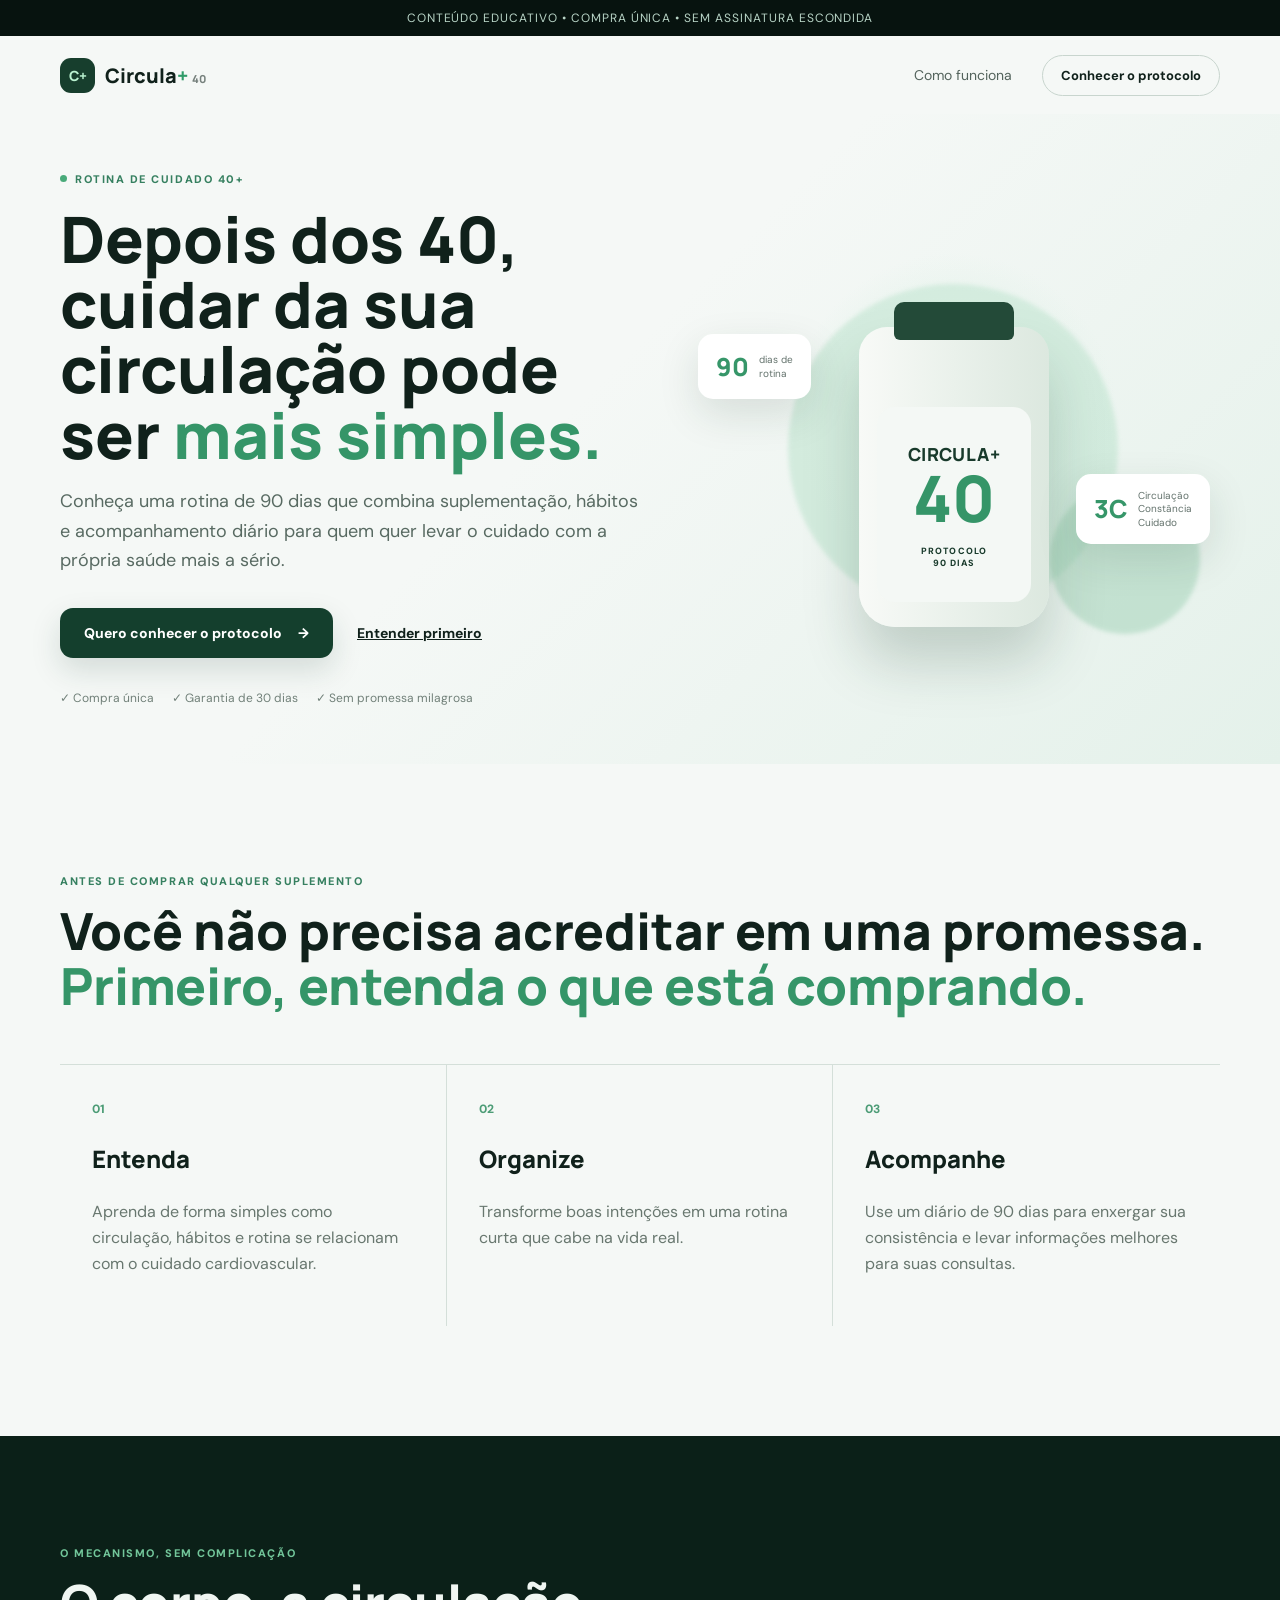
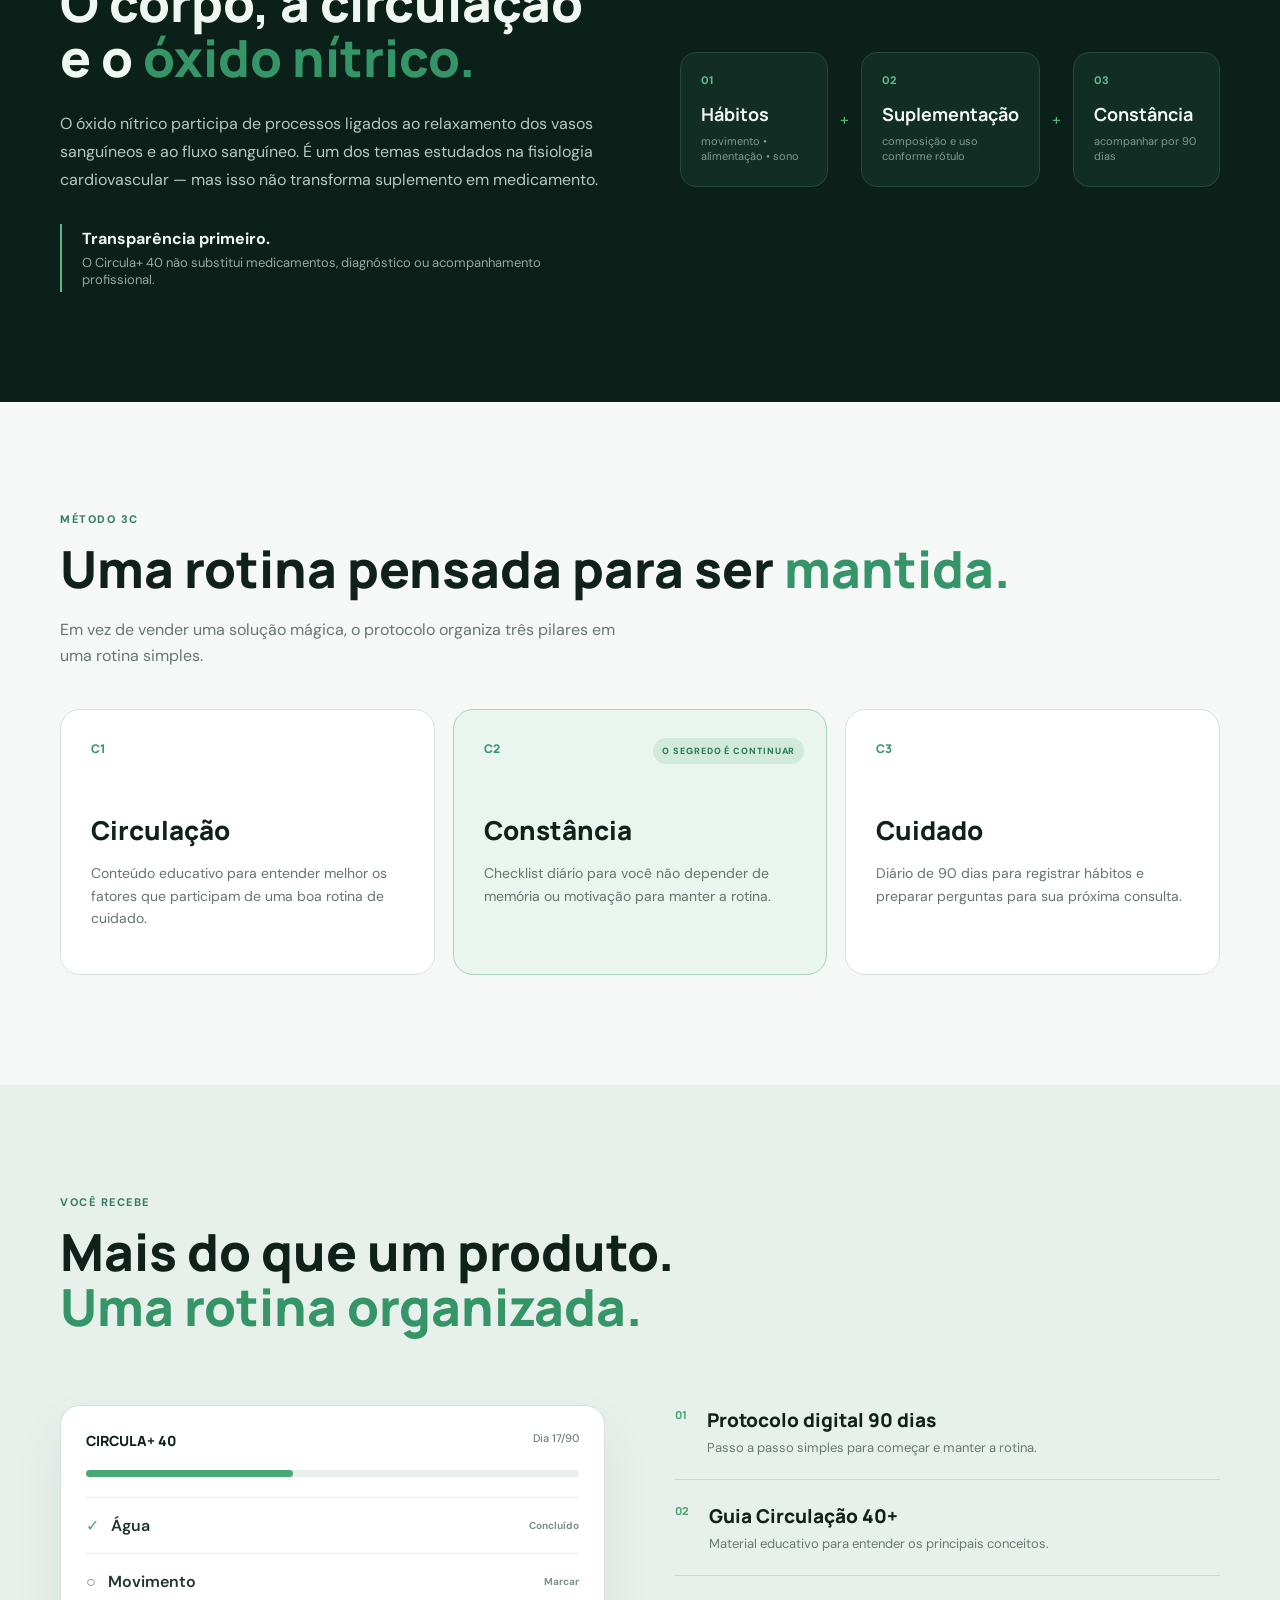
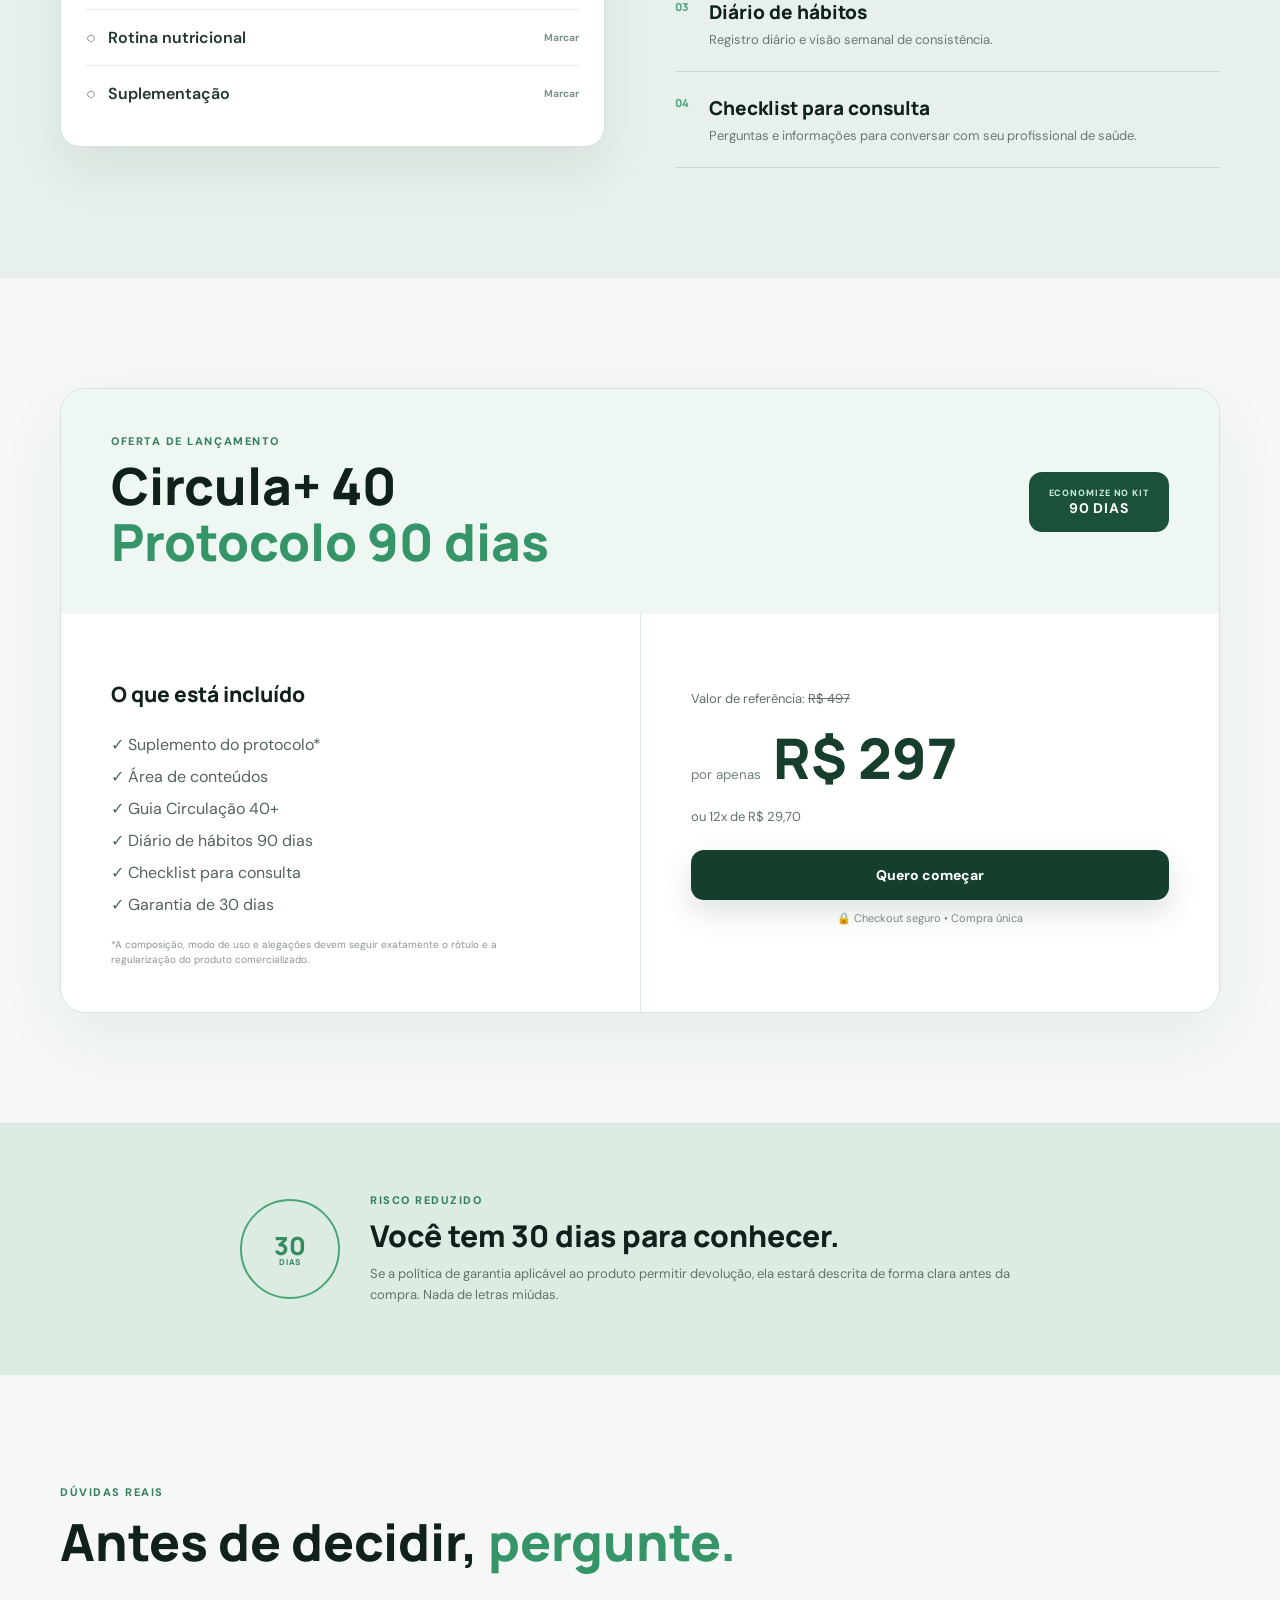
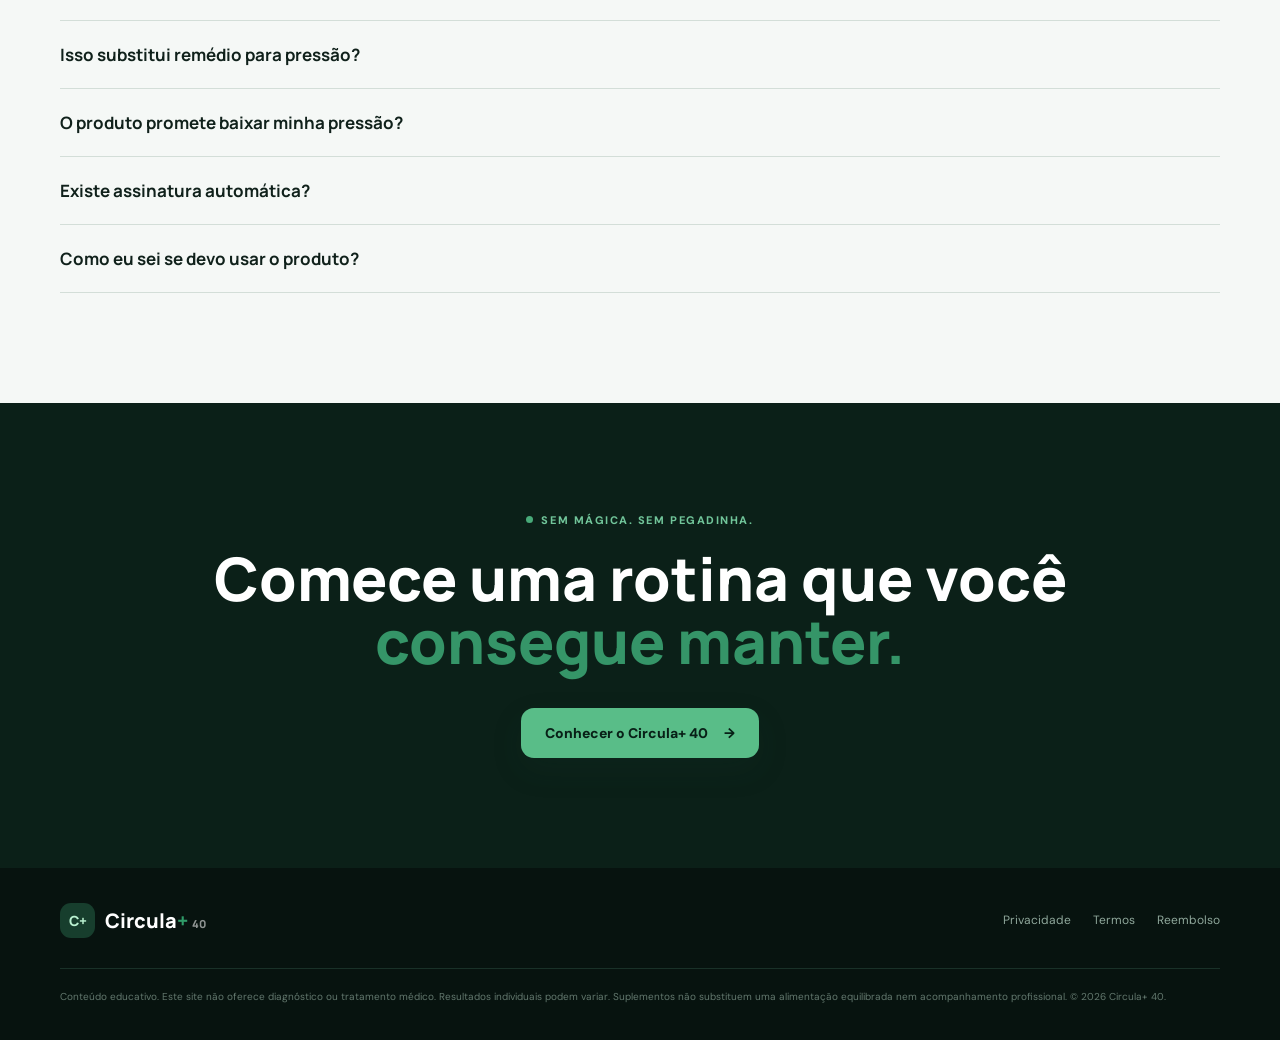
<file: index.html>
<!doctype html>
<html lang="pt-BR">
<head>
<meta charset="utf-8">
<meta name="viewport" content="width=device-width,initial-scale=1">
<meta name="theme-color" content="#07130f">
<meta name="description" content="Circula+ 40 — uma rotina simples de 90 dias para apoiar hábitos de cuidado, circulação e vitalidade depois dos 40.">
<title>Circula+ 40 | Sua rotina de cuidado depois dos 40</title>
<link rel="preconnect" href="https://fonts.googleapis.com">
<link rel="preconnect" href="https://fonts.gstatic.com" crossorigin>
<link href="https://fonts.googleapis.com/css2?family=DM+Sans:wght@400;500;600;700&family=Manrope:wght@600;700;800&display=swap" rel="stylesheet">
<link rel="stylesheet" href="/styles.css">
</head>
<body>
<div class="topbar">Conteúdo educativo • Compra única • Sem assinatura escondida</div>
<header class="nav wrap">
  <a class="brand" href="/"><span class="brand-mark">C+</span><span>Circula<span>+</span> <small>40</small></span></a>
  <a class="nav-link" href="#como-funciona">Como funciona</a>
  <a class="nav-cta" href="#oferta">Conhecer o protocolo</a>
</header>

<main>
<section class="hero">
  <div class="wrap hero-grid">
    <div class="hero-copy">
      <div class="eyebrow"><span></span> ROTINA DE CUIDADO 40+</div>
      <h1>Depois dos 40, cuidar da sua circulação pode ser <em>mais simples.</em></h1>
      <p class="lead">Conheça uma rotina de 90 dias que combina suplementação, hábitos e acompanhamento diário para quem quer levar o cuidado com a própria saúde mais a sério.</p>
      <div class="hero-actions">
        <a class="btn btn-primary" href="#oferta">Quero conhecer o protocolo <span>→</span></a>
        <a class="text-link" href="#ciencia">Entender primeiro</a>
      </div>
      <div class="trust-row"><span>✓ Compra única</span><span>✓ Garantia de 30 dias</span><span>✓ Sem promessa milagrosa</span></div>
    </div>
    <div class="hero-visual">
      <div class="orb orb-a"></div><div class="orb orb-b"></div>
      <div class="product-card">
        <div class="product-glow"></div>
        <div class="bottle">
          <div class="cap"></div><div class="bottle-body"><span>CIRCULA+</span><strong>40</strong><small>PROTOCOLO<br>90 DIAS</small></div>
        </div>
        <div class="float-card float-one"><b>90</b><span>dias de<br>rotina</span></div>
        <div class="float-card float-two"><b>3C</b><span>Circulação<br>Constância<br>Cuidado</span></div>
      </div>
    </div>
  </div>
</section>

<section class="problem wrap">
  <div class="section-label">ANTES DE COMPRAR QUALQUER SUPLEMENTO</div>
  <h2>Você não precisa acreditar em uma promessa.<br><em>Primeiro, entenda o que está comprando.</em></h2>
  <div class="problem-grid">
    <article><span>01</span><h3>Entenda</h3><p>Aprenda de forma simples como circulação, hábitos e rotina se relacionam com o cuidado cardiovascular.</p></article>
    <article><span>02</span><h3>Organize</h3><p>Transforme boas intenções em uma rotina curta que cabe na vida real.</p></article>
    <article><span>03</span><h3>Acompanhe</h3><p>Use um diário de 90 dias para enxergar sua consistência e levar informações melhores para suas consultas.</p></article>
  </div>
</section>

<section id="ciencia" class="science">
  <div class="wrap science-grid">
    <div>
      <div class="section-label">O MECANISMO, SEM COMPLICAÇÃO</div>
      <h2>O corpo, a circulação e o <em>óxido nítrico.</em></h2>
      <p>O óxido nítrico participa de processos ligados ao relaxamento dos vasos sanguíneos e ao fluxo sanguíneo. É um dos temas estudados na fisiologia cardiovascular — mas isso não transforma suplemento em medicamento.</p>
      <div class="science-note"><strong>Transparência primeiro.</strong><span>O Circula+ 40 não substitui medicamentos, diagnóstico ou acompanhamento profissional.</span></div>
    </div>
    <div class="flow">
      <div><b>01</b><strong>Hábitos</strong><small>movimento • alimentação • sono</small></div>
      <i>+</i>
      <div><b>02</b><strong>Suplementação</strong><small>composição e uso conforme rótulo</small></div>
      <i>+</i>
      <div><b>03</b><strong>Constância</strong><small>acompanhar por 90 dias</small></div>
    </div>
  </div>
</section>

<section id="como-funciona" class="protocol wrap">
  <div class="section-label">MÉTODO 3C</div>
  <h2>Uma rotina pensada para ser <em>mantida.</em></h2>
  <p class="section-intro">Em vez de vender uma solução mágica, o protocolo organiza três pilares em uma rotina simples.</p>
  <div class="cards">
    <article class="card"><div class="num">C1</div><h3>Circulação</h3><p>Conteúdo educativo para entender melhor os fatores que participam de uma boa rotina de cuidado.</p></article>
    <article class="card featured"><div class="num">C2</div><h3>Constância</h3><p>Checklist diário para você não depender de memória ou motivação para manter a rotina.</p><span class="tag">O segredo é continuar</span></article>
    <article class="card"><div class="num">C3</div><h3>Cuidado</h3><p>Diário de 90 dias para registrar hábitos e preparar perguntas para sua próxima consulta.</p></article>
  </div>
</section>

<section class="deliverables">
  <div class="wrap">
    <div class="section-label">VOCÊ RECEBE</div>
    <h2>Mais do que um produto.<br><em>Uma rotina organizada.</em></h2>
    <div class="deliver-grid">
      <div class="deliver-main"><div class="mock-screen"><div class="mock-top">CIRCULA+ 40 <span>Dia 17/90</span></div><div class="progress"><i></i></div><div class="check checked">✓ <span>Água</span><b>Concluído</b></div><div class="check">○ <span>Movimento</span><b>Marcar</b></div><div class="check">○ <span>Rotina nutricional</span><b>Marcar</b></div><div class="check">○ <span>Suplementação</span><b>Marcar</b></div></div></div>
      <div class="deliver-list">
        <div><span>01</span><section><h3>Protocolo digital 90 dias</h3><p>Passo a passo simples para começar e manter a rotina.</p></section></div>
        <div><span>02</span><section><h3>Guia Circulação 40+</h3><p>Material educativo para entender os principais conceitos.</p></section></div>
        <div><span>03</span><section><h3>Diário de hábitos</h3><p>Registro diário e visão semanal de consistência.</p></section></div>
        <div><span>04</span><section><h3>Checklist para consulta</h3><p>Perguntas e informações para conversar com seu profissional de saúde.</p></section></div>
      </div>
    </div>
  </div>
</section>

<section id="oferta" class="offer wrap">
  <div class="offer-box">
    <div class="offer-head"><div><div class="section-label">OFERTA DE LANÇAMENTO</div><h2>Circula+ 40<br><em>Protocolo 90 dias</em></h2></div><div class="save">ECONOMIZE NO KIT<br><strong>90 DIAS</strong></div></div>
    <div class="offer-body">
      <div class="included">
        <h3>O que está incluído</h3>
        <p>✓ Suplemento do protocolo*<br>✓ Área de conteúdos<br>✓ Guia Circulação 40+<br>✓ Diário de hábitos 90 dias<br>✓ Checklist para consulta<br>✓ Garantia de 30 dias</p>
        <small>*A composição, modo de uso e alegações devem seguir exatamente o rótulo e a regularização do produto comercializado.</small>
      </div>
      <div class="price">
        <span class="anchor">Valor de referência: <s>R$ 497</s></span>
        <div><small>por apenas</small><strong>R$ 297</strong></div>
        <span>ou 12x de R$ 29,70</span>
        <a class="btn btn-primary full" href="/checkout.html">Quero começar</a>
        <p class="secure">🔒 Checkout seguro • Compra única</p>
      </div>
    </div>
  </div>
</section>

<section class="guarantee">
  <div class="wrap guarantee-inner"><div class="seal">30<br><small>DIAS</small></div><div><div class="section-label">RISCO REDUZIDO</div><h2>Você tem 30 dias para conhecer.</h2><p>Se a política de garantia aplicável ao produto permitir devolução, ela estará descrita de forma clara antes da compra. Nada de letras miúdas.</p></div></div>
</section>

<section class="faq wrap">
  <div class="section-label">DÚVIDAS REAIS</div><h2>Antes de decidir, <em>pergunte.</em></h2>
  <details><summary>Isso substitui remédio para pressão?</summary><p>Não. O protocolo não substitui medicamentos, diagnóstico, consultas ou tratamento indicado por profissional de saúde.</p></details>
  <details><summary>O produto promete baixar minha pressão?</summary><p>Não fazemos promessa de tratamento. O foco da oferta é apoiar uma rotina de cuidado e bem-estar, respeitando a finalidade e as alegações permitidas para o produto.</p></details>
  <details><summary>Existe assinatura automática?</summary><p>Esta oferta é apresentada como compra única. Qualquer modalidade recorrente, caso exista no futuro, deverá ser apresentada separadamente e exigir confirmação clara.</p></details>
  <details><summary>Como eu sei se devo usar o produto?</summary><p>Confira a rotulagem e converse com seu médico ou outro profissional habilitado, especialmente se você usa medicamentos ou possui uma condição de saúde.</p></details>
</section>

<section class="final-cta"><div class="wrap"><div class="eyebrow"><span></span> SEM MÁGICA. SEM PEGADINHA.</div><h2>Comece uma rotina que você<br><em>consegue manter.</em></h2><a class="btn btn-primary" href="/checkout.html">Conhecer o Circula+ 40 <span>→</span></a></div></section>
</main>

<footer><div class="wrap footer-grid"><div class="brand"><span class="brand-mark">C+</span><span>Circula<span>+</span> <small>40</small></span></div><div><a href="/politica.html">Privacidade</a><a href="/politica.html#termos">Termos</a><a href="/politica.html#reembolso">Reembolso</a></div></div><div class="wrap disclaimer">Conteúdo educativo. Este site não oferece diagnóstico ou tratamento médico. Resultados individuais podem variar. Suplementos não substituem uma alimentação equilibrada nem acompanhamento profissional. © 2026 Circula+ 40.</div></footer>
<script src="/app.js"></script>
</body>
</html>
</file>
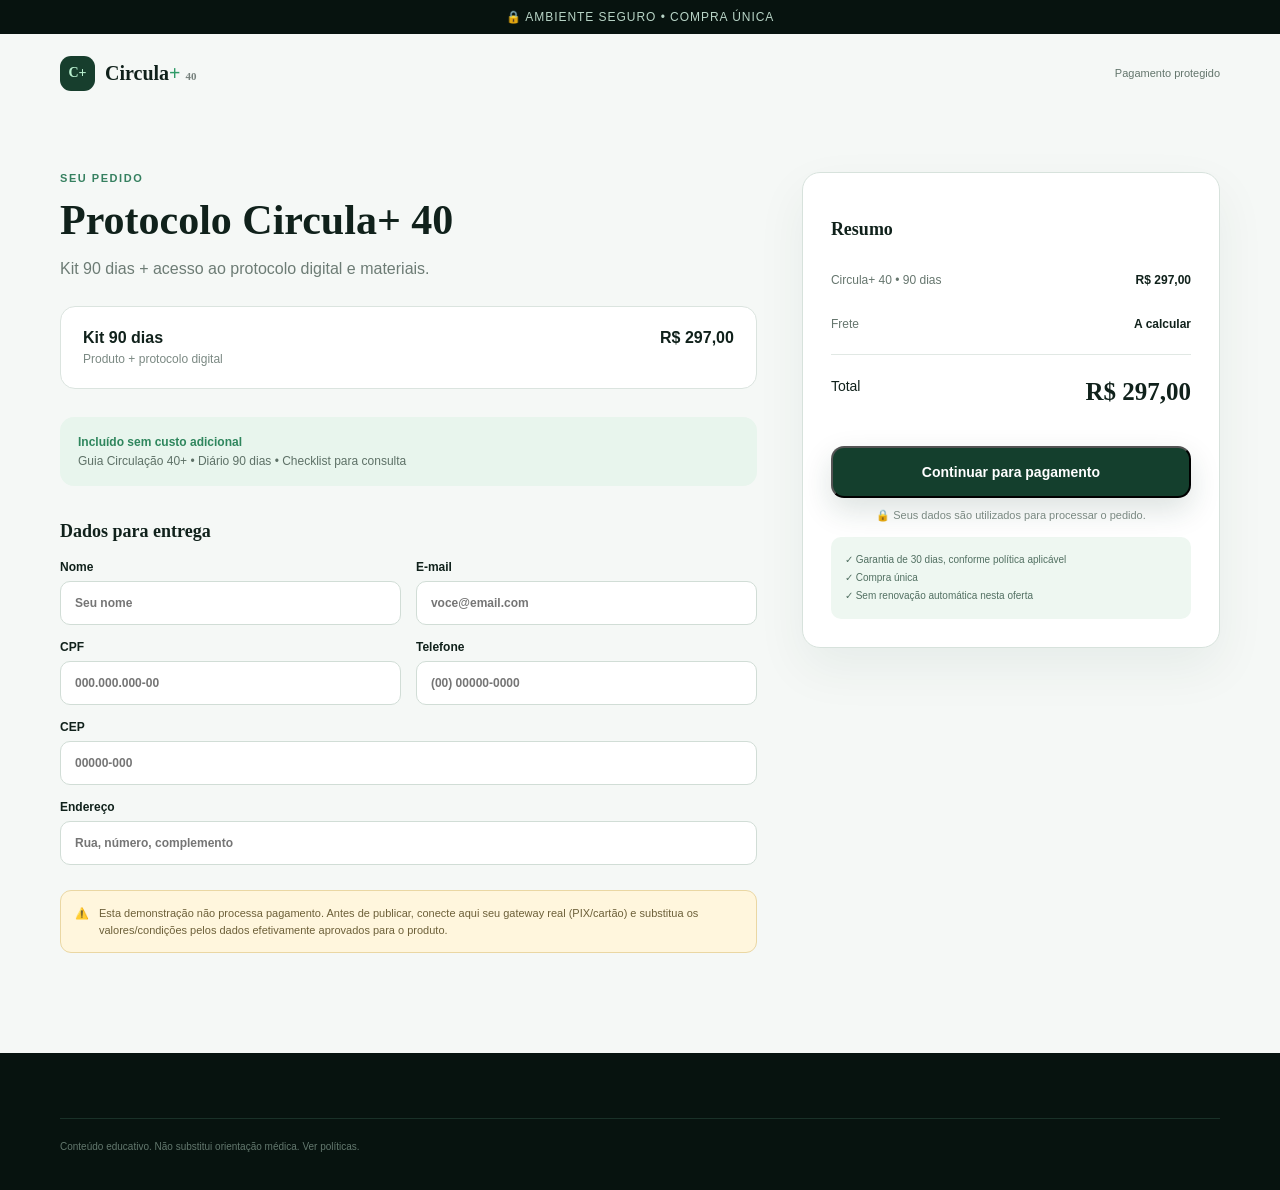
<file: checkout.html>
<!doctype html><html lang="pt-BR"><head><meta charset="utf-8"><meta name="viewport" content="width=device-width,initial-scale=1"><title>Checkout | Circula+ 40</title><link rel="stylesheet" href="/styles.css"><link rel="stylesheet" href="/checkout.css"></head><body><div class="topbar">🔒 Ambiente seguro • Compra única</div><header class="nav wrap"><a class="brand" href="/"><span class="brand-mark">C+</span><span>Circula<span>+</span> <small>40</small></span></a><span class="checkout-secure">Pagamento protegido</span></header><main class="checkout"><div class="wrap checkout-grid"><section><div class="section-label">SEU PEDIDO</div><h1>Protocolo Circula+ 40</h1><p class="muted">Kit 90 dias + acesso ao protocolo digital e materiais.</p><div class="order"><div><strong>Kit 90 dias</strong><span>Produto + protocolo digital</span></div><b>R$ 297,00</b></div><div class="bonus"><b>Incluído sem custo adicional</b><span>Guia Circulação 40+ • Diário 90 dias • Checklist para consulta</span></div><h3>Dados para entrega</h3><div class="form-grid"><label>Nome<input placeholder="Seu nome"></label><label>E-mail<input type="email" placeholder="voce@email.com"></label><label>CPF<input inputmode="numeric" placeholder="000.000.000-00"></label><label>Telefone<input inputmode="tel" placeholder="(00) 00000-0000"></label><label class="wide">CEP<input inputmode="numeric" placeholder="00000-000"></label><label class="wide">Endereço<input placeholder="Rua, número, complemento"></label></div><div class="notice">⚠️ <span>Esta demonstração não processa pagamento. Antes de publicar, conecte aqui seu gateway real (PIX/cartão) e substitua os valores/condições pelos dados efetivamente aprovados para o produto.</span></div></section><aside class="summary"><h3>Resumo</h3><div class="sum-line"><span>Circula+ 40 • 90 dias</span><b>R$ 297,00</b></div><div class="sum-line"><span>Frete</span><b>A calcular</b></div><hr><div class="sum-total"><span>Total</span><strong>R$ 297,00</strong></div><button class="btn btn-primary full" id="pay">Continuar para pagamento</button><p class="secure">🔒 Seus dados são utilizados para processar o pedido.</p><div class="guarantee-mini">✓ Garantia de 30 dias, conforme política aplicável<br>✓ Compra única<br>✓ Sem renovação automática nesta oferta</div></aside></div></main><footer><div class="wrap disclaimer">Conteúdo educativo. Não substitui orientação médica. <a href="/politica.html">Ver políticas</a>.</div></footer><script>document.getElementById("pay").addEventListener("click",()=>alert("Checkout demonstrativo. Conecte o gateway de pagamento antes de publicar."));</script></body></html>
</file>
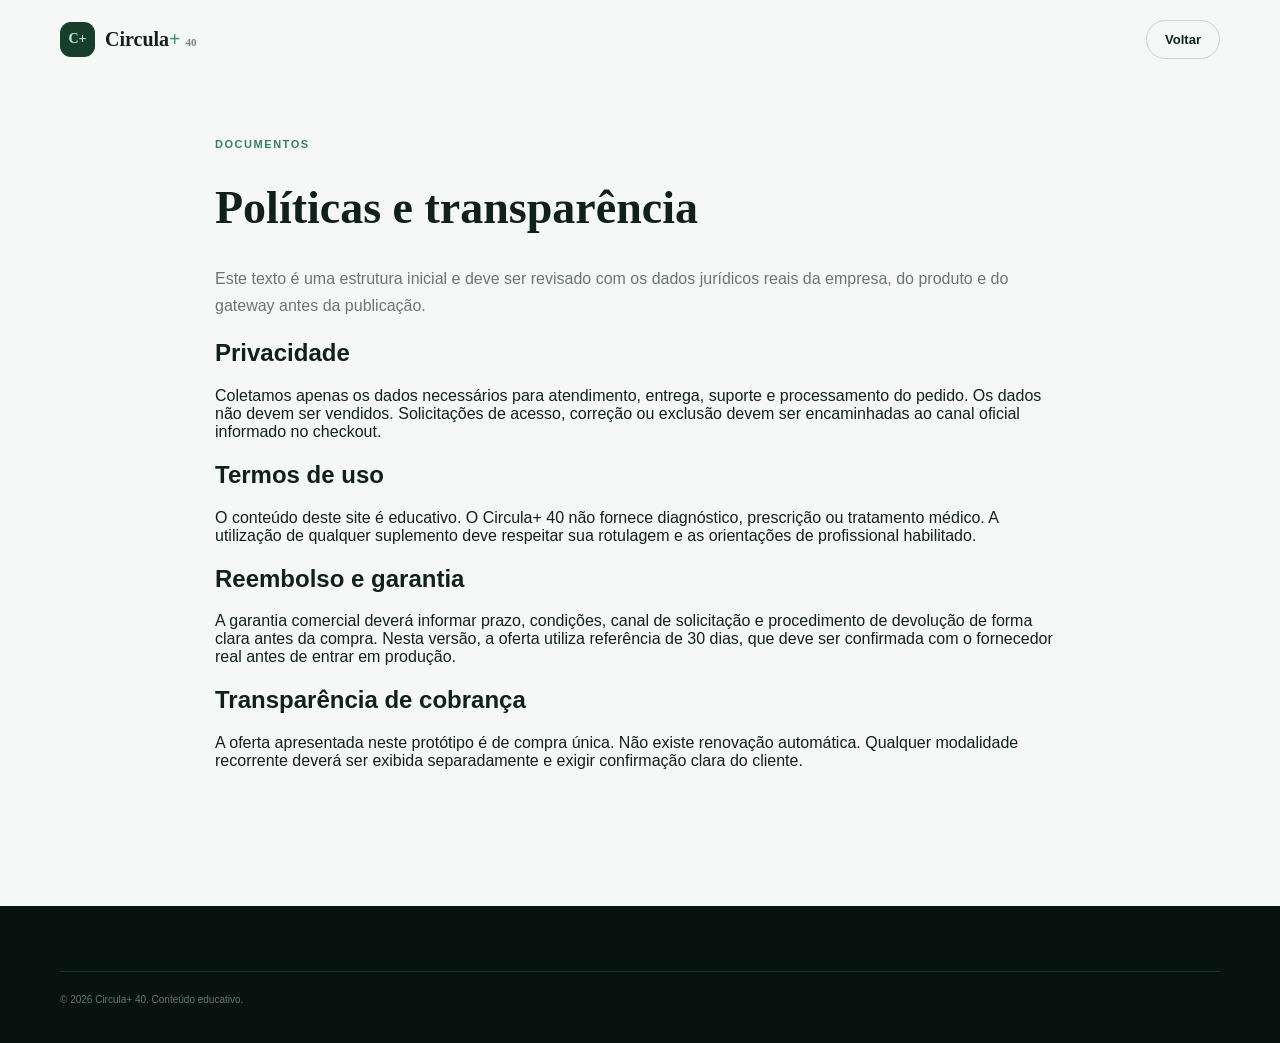
<file: politica.html>
<!doctype html><html lang="pt-BR"><head><meta charset="utf-8"><meta name="viewport" content="width=device-width,initial-scale=1"><title>Políticas | Circula+ 40</title><link rel="stylesheet" href="/styles.css"></head><body><header class="nav wrap"><a class="brand" href="/"><span class="brand-mark">C+</span><span>Circula<span>+</span> <small>40</small></span></a><a class="nav-cta" href="/">Voltar</a></header><main class="wrap" style="padding:60px 0 120px;max-width:850px"><div class="section-label">DOCUMENTOS</div><h1 style="font:800 46px Manrope">Políticas e transparência</h1><p style="color:#687870;line-height:1.7">Este texto é uma estrutura inicial e deve ser revisado com os dados jurídicos reais da empresa, do produto e do gateway antes da publicação.</p><h2 id="privacidade">Privacidade</h2><p>Coletamos apenas os dados necessários para atendimento, entrega, suporte e processamento do pedido. Os dados não devem ser vendidos. Solicitações de acesso, correção ou exclusão devem ser encaminhadas ao canal oficial informado no checkout.</p><h2 id="termos">Termos de uso</h2><p>O conteúdo deste site é educativo. O Circula+ 40 não fornece diagnóstico, prescrição ou tratamento médico. A utilização de qualquer suplemento deve respeitar sua rotulagem e as orientações de profissional habilitado.</p><h2 id="reembolso">Reembolso e garantia</h2><p>A garantia comercial deverá informar prazo, condições, canal de solicitação e procedimento de devolução de forma clara antes da compra. Nesta versão, a oferta utiliza referência de 30 dias, que deve ser confirmada com o fornecedor real antes de entrar em produção.</p><h2>Transparência de cobrança</h2><p>A oferta apresentada neste protótipo é de compra única. Não existe renovação automática. Qualquer modalidade recorrente deverá ser exibida separadamente e exigir confirmação clara do cliente.</p></main><footer><div class="wrap disclaimer">© 2026 Circula+ 40. Conteúdo educativo.</div></footer></body></html>
</file>
<file: styles.css>
*{box-sizing:border-box}html{scroll-behavior:smooth}body{margin:0;background:#f5f8f6;color:#10211b;font-family:"DM Sans",sans-serif}a{text-decoration:none;color:inherit}.wrap{width:min(1160px,calc(100% - 40px));margin:auto}.topbar{background:#07130f;color:#b8d4c6;text-align:center;font-size:12px;letter-spacing:.08em;text-transform:uppercase;padding:10px}.nav{height:78px;display:flex;align-items:center;gap:30px}.brand{display:flex;align-items:center;gap:10px;font-family:Manrope;font-weight:800;font-size:20px;margin-right:auto}.brand>span:last-child>span{color:#2f9b68}.brand small{font-size:11px;opacity:.55}.brand-mark{display:grid;place-items:center;width:35px;height:35px;border-radius:11px;background:#173e2d;color:#baf2d1;font-size:14px}.nav-link{font-size:14px;color:#53635c}.nav-cta{padding:11px 18px;border:1px solid #c8d5ce;border-radius:100px;font-size:13px;font-weight:700}.hero{overflow:hidden;background:linear-gradient(135deg,#f5f8f6 45%,#e4f1ea)}.hero-grid{min-height:650px;display:grid;grid-template-columns:1.05fr .95fr;align-items:center;gap:40px}.eyebrow,.section-label{font-size:11px;font-weight:800;letter-spacing:.14em;color:#368060}.eyebrow{display:flex;align-items:center;gap:8px}.eyebrow span{width:7px;height:7px;border-radius:50%;background:#48aa79}.hero h1{font:800 clamp(42px,5vw,72px)/1.02 Manrope;margin:20px 0}.hero h1 em,h2 em{font-style:normal;color:#359568}.lead{font-size:18px;line-height:1.65;color:#586a62;max-width:620px}.hero-actions{display:flex;align-items:center;gap:24px;margin:32px 0}.btn{display:inline-flex;justify-content:center;align-items:center;gap:16px;border-radius:13px;padding:16px 24px;font-weight:800;font-size:14px}.btn-primary{background:#143f2d;color:#fff;box-shadow:0 12px 30px #143f2d26}.btn-primary:hover{transform:translateY(-2px);background:#1d5b40}.text-link{font-weight:700;font-size:14px;text-decoration:underline}.trust-row{display:flex;gap:18px;flex-wrap:wrap;color:#718079;font-size:12px}.hero-visual{height:550px;position:relative}.product-card{position:absolute;inset:50px 0;background:radial-gradient(circle at 50% 45%,#d7efe2,transparent 45%);display:grid;place-items:center}.orb{position:absolute;border-radius:50%;filter:blur(2px)}.orb-a{width:330px;height:330px;background:#c7e7d5;top:120px;left:100px;opacity:.7}.orb-b{width:150px;height:150px;background:#9fd1b5;right:20px;bottom:80px;opacity:.5}.bottle{position:relative;width:190px;height:300px;border-radius:28px 28px 36px 36px;background:linear-gradient(90deg,#f8faf7,#dce8df);box-shadow:0 35px 55px #1a3f2a35;z-index:2}.cap{position:absolute;width:120px;height:38px;top:-25px;left:35px;border-radius:10px 10px 6px 6px;background:#234a38}.bottle-body{position:absolute;left:18px;right:18px;top:80px;bottom:25px;border-radius:18px;background:#f4f8f5;display:flex;align-items:center;flex-direction:column;padding:35px 10px;color:#183a2b}.bottle-body span{font:800 18px Manrope;letter-spacing:.04em}.bottle-body strong{font:800 64px/1 Manrope;color:#359568}.bottle-body small{text-align:center;margin-top:15px;letter-spacing:.12em;font-weight:800;font-size:9px}.float-card{position:absolute;z-index:3;background:#fff;padding:15px 18px;border-radius:15px;box-shadow:0 15px 40px #163a2920;display:flex;align-items:center;gap:10px}.float-card b{font:800 25px Manrope;color:#369669}.float-card span{font-size:10px;color:#63726c;line-height:1.35}.float-one{top:120px;left:10px}.float-two{right:10px;bottom:120px}.problem{padding:110px 0}.problem h2,.science h2,.protocol h2,.deliverables h2,.offer h2,.faq h2{font:800 clamp(34px,4vw,52px)/1.08 Manrope;margin:15px 0 50px}.problem-grid{display:grid;grid-template-columns:repeat(3,1fr);border-top:1px solid #d4dfd9}.problem-grid article{padding:32px;border-right:1px solid #d4dfd9}.problem-grid article:last-child{border:0}.problem-grid span{font-size:12px;color:#4c9c76;font-weight:800}.problem-grid h3{font:800 24px Manrope}.problem-grid p,.section-intro{color:#68776f;line-height:1.65}.science{background:#0b2018;color:#f0f6f2;padding:110px 0}.science .section-label{color:#72c69a}.science-grid{display:grid;grid-template-columns:1fr 1fr;gap:80px;align-items:center}.science h2{margin-bottom:25px}.science p{color:#b6c9c0;line-height:1.75;font-size:16px}.science-note{margin-top:30px;border-left:2px solid #56b884;padding:4px 0 4px 20px;display:grid;gap:5px}.science-note span{color:#91aaa0;font-size:13px}.flow{display:grid;grid-template-columns:1fr auto 1fr auto 1fr;align-items:center;gap:12px}.flow>div{background:#122e24;border:1px solid #244839;border-radius:16px;padding:20px;min-height:135px}.flow b{display:block;color:#61bf8d;font-size:11px;margin-bottom:15px}.flow strong{display:block;font:700 18px Manrope}.flow small{display:block;color:#7f9b8e;font-size:11px;margin-top:8px;line-height:1.4}.flow i{font-style:normal;color:#57b783}.protocol{padding:110px 0}.section-intro{max-width:570px;margin-top:-30px;margin-bottom:40px}.cards{display:grid;grid-template-columns:repeat(3,1fr);gap:18px}.card{border:1px solid #d9e3de;border-radius:20px;padding:30px;background:#fff;min-height:250px}.card.featured{background:#e9f5ee;border-color:#a9d5bd;position:relative}.num{font:800 12px Manrope;color:#39996b;margin-bottom:55px}.card h3{font:800 26px Manrope;margin:0 0 12px}.card p{color:#65756d;line-height:1.6;font-size:14px}.tag{position:absolute;top:28px;right:22px;font-size:9px;text-transform:uppercase;letter-spacing:.1em;background:#d2eadc;padding:7px 9px;border-radius:100px;color:#2d7954;font-weight:800}.deliverables{background:#e8f0eb;padding:110px 0}.deliver-grid{display:grid;grid-template-columns:1fr 1fr;gap:70px;align-items:center}.mock-screen{background:#fff;border:1px solid #d7e2dc;border-radius:20px;padding:25px;box-shadow:0 25px 50px #153d2a14}.mock-top{font:800 14px Manrope;display:flex;justify-content:space-between}.mock-top span{font:500 11px DM Sans;color:#6f8078}.progress{height:7px;background:#e8eee9;border-radius:10px;margin:20px 0}.progress i{display:block;width:42%;height:100%;background:#48a977;border-radius:10px}.check{padding:17px 0;border-top:1px solid #e7ece9;display:flex;gap:12px;align-items:center;color:#6d7b75}.check span{font-weight:600;color:#22362d}.check b{margin-left:auto;font-size:10px;color:#799187}.check.checked{color:#46a875}.deliver-list>div{display:flex;gap:20px;border-bottom:1px solid #cbd9d1;padding:23px 0}.deliver-list>div>span{font:800 11px Manrope;color:#4ca678}.deliver-list h3{margin:0 0 6px;font:800 19px Manrope}.deliver-list p{margin:0;color:#697a72;font-size:13px}.offer{padding:110px 0}.offer-box{background:#fff;border:1px solid #d8e2dd;border-radius:25px;overflow:hidden;box-shadow:0 25px 70px #153b2810}.offer-head{padding:45px 50px;background:#eff7f2;display:flex;justify-content:space-between;align-items:center}.offer-head h2{margin:10px 0 0}.save{background:#1b5139;color:#ccebd9;border-radius:13px;padding:15px 20px;text-align:center;font-size:9px;letter-spacing:.1em;font-weight:800}.save strong{font-size:14px;color:#fff}.offer-body{display:grid;grid-template-columns:1fr 1fr}.included{padding:45px 50px}.included h3{font:800 21px Manrope}.included p{line-height:2;color:#52645b}.included small{color:#89978f;line-height:1.5;display:block;font-size:10px;max-width:450px}.price{border-left:1px solid #e0e8e3;padding:45px 50px;display:flex;flex-direction:column;align-items:flex-start;justify-content:center}.anchor{color:#84928b;font-size:12px}.price>div{display:flex;align-items:baseline;gap:12px;margin:12px 0}.price>div small{color:#718179}.price strong{font:800 56px Manrope;color:#173e2c}.price>span{color:#5f7168;font-size:13px}.full{width:100%;margin-top:25px}.secure{width:100%;text-align:center;font-size:11px;color:#7a8982}.guarantee{background:#dcece3;padding:70px 0}.guarantee-inner{display:flex;gap:30px;align-items:center;max-width:800px}.guarantee .section-label{margin-bottom:8px}.guarantee h2{font:800 30px Manrope;margin:0 0 8px}.guarantee p{color:#62756b;line-height:1.6;font-size:13px;margin:0}.seal{min-width:100px;height:100px;border:2px solid #4ba675;border-radius:50%;display:grid;place-content:center;text-align:center;font:800 25px/1 Manrope;color:#378a60}.seal small{font-size:8px;letter-spacing:.12em}.faq{padding:110px 0}.faq details{border-top:1px solid #d3ded8;padding:22px 0}.faq details:last-child{border-bottom:1px solid #d3ded8}.faq summary{cursor:pointer;font:700 17px Manrope;list-style:none}.faq summary::-webkit-details-marker{display:none}.faq p{color:#687870;line-height:1.65;max-width:760px}.final-cta{background:#0b2018;color:#fff;text-align:center;padding:110px 0}.final-cta .eyebrow{justify-content:center;color:#71c59a}.final-cta h2{font:800 clamp(36px,5vw,60px)/1.05 Manrope;margin:20px 0 35px}.final-cta .btn{background:#59bd88;color:#082017}.final-cta .btn:hover{background:#7bd0a2}footer{background:#07130f;color:#8fa79b;padding:35px 0}.footer-grid{display:flex;align-items:center}.footer-grid .brand{color:#fff}.footer-grid>div:last-child{display:flex;gap:22px;font-size:12px}.disclaimer{font-size:10px;line-height:1.6;color:#63786e;border-top:1px solid #193128;margin-top:30px;padding-top:20px}@media(max-width:800px){.wrap{width:min(100% - 28px,600px)}.nav-link{display:none}.nav{height:65px}.nav-cta{font-size:11px;padding:9px 12px}.hero-grid,.science-grid,.deliver-grid,.offer-body{grid-template-columns:1fr}.hero-grid{padding:55px 0 0}.hero h1{font-size:43px}.lead{font-size:16px}.hero-visual{height:390px}.product-card{inset:20px 0}.bottle{transform:scale(.78)}.float-one{left:0;top:90px}.float-two{right:0;bottom:50px}.problem,.protocol,.deliverables,.offer,.faq{padding:75px 0}.problem h2,.science h2,.protocol h2,.deliverables h2,.offer h2,.faq h2{font-size:35px;margin-bottom:35px}.problem-grid,.cards{grid-template-columns:1fr}.problem-grid article{border-right:0;border-bottom:1px solid #d4dfd9;padding:25px 0}.science-grid{gap:45px}.flow{grid-template-columns:1fr}.flow i{text-align:center}.deliver-grid{gap:35px}.offer-head{padding:30px 25px;display:block}.save{display:inline-block;margin-top:20px}.included,.price{padding:30px 25px}.price{border-left:0;border-top:1px solid #e0e8e3}.price strong{font-size:48px}.guarantee-inner{align-items:flex-start}.footer-grid{display:block}.footer-grid>div:last-child{margin-top:20px;flex-wrap:wrap}.hero-actions{align-items:flex-start;flex-direction:column;gap:15px}.trust-row{font-size:10px}}
</file>
<file: checkout.css>
.checkout{padding:60px 0 100px}.checkout-grid{display:grid;grid-template-columns:1.25fr .75fr;gap:45px}.checkout h1{font:800 42px Manrope;margin:12px 0}.muted{color:#6d7c75}.order{background:#fff;border:1px solid #dbe4df;border-radius:15px;padding:22px;margin:28px 0;display:flex;justify-content:space-between}.order span{display:block;color:#7b8983;font-size:12px;margin-top:5px}.bonus{background:#e8f5ed;border-radius:14px;padding:18px;margin-bottom:35px;display:grid;gap:5px}.bonus b{font-size:12px;color:#2f865d}.bonus span{font-size:12px;color:#5e7167}.checkout h3{font:800 18px Manrope}.form-grid{display:grid;grid-template-columns:1fr 1fr;gap:15px}.form-grid label{display:grid;gap:7px;font-size:12px;font-weight:700}.form-grid .wide{grid-column:1/-1}.form-grid input{width:100%;padding:14px;border:1px solid #d1ddd6;border-radius:10px;font:inherit;outline:none;background:#fff}.form-grid input:focus{border-color:#48a977}.notice{margin-top:25px;background:#fff6dd;border:1px solid #ead7a3;padding:14px;border-radius:11px;display:flex;gap:10px;font-size:11px;line-height:1.5;color:#6d6039}.summary{background:#fff;border:1px solid #d7e2dc;border-radius:18px;padding:28px;align-self:start;position:sticky;top:20px;box-shadow:0 20px 50px #153d2a10}.sum-line,.sum-total{display:flex;justify-content:space-between;gap:15px;padding:15px 0;font-size:12px}.sum-line span{color:#66766e}.sum-total{font-size:14px}.sum-total strong{font:800 25px Manrope}.summary hr{border:0;border-top:1px solid #e1e8e4}.guarantee-mini{background:#eef7f1;padding:14px;border-radius:10px;font-size:10px;line-height:1.8;color:#527062;margin-top:15px}.checkout-secure{font-size:11px;color:#63756c}@media(max-width:800px){.checkout-grid{grid-template-columns:1fr}.summary{position:static}.form-grid{grid-template-columns:1fr}.form-grid .wide{grid-column:auto}.checkout{padding:40px 0 70px}.checkout h1{font-size:34px}}
</file>
